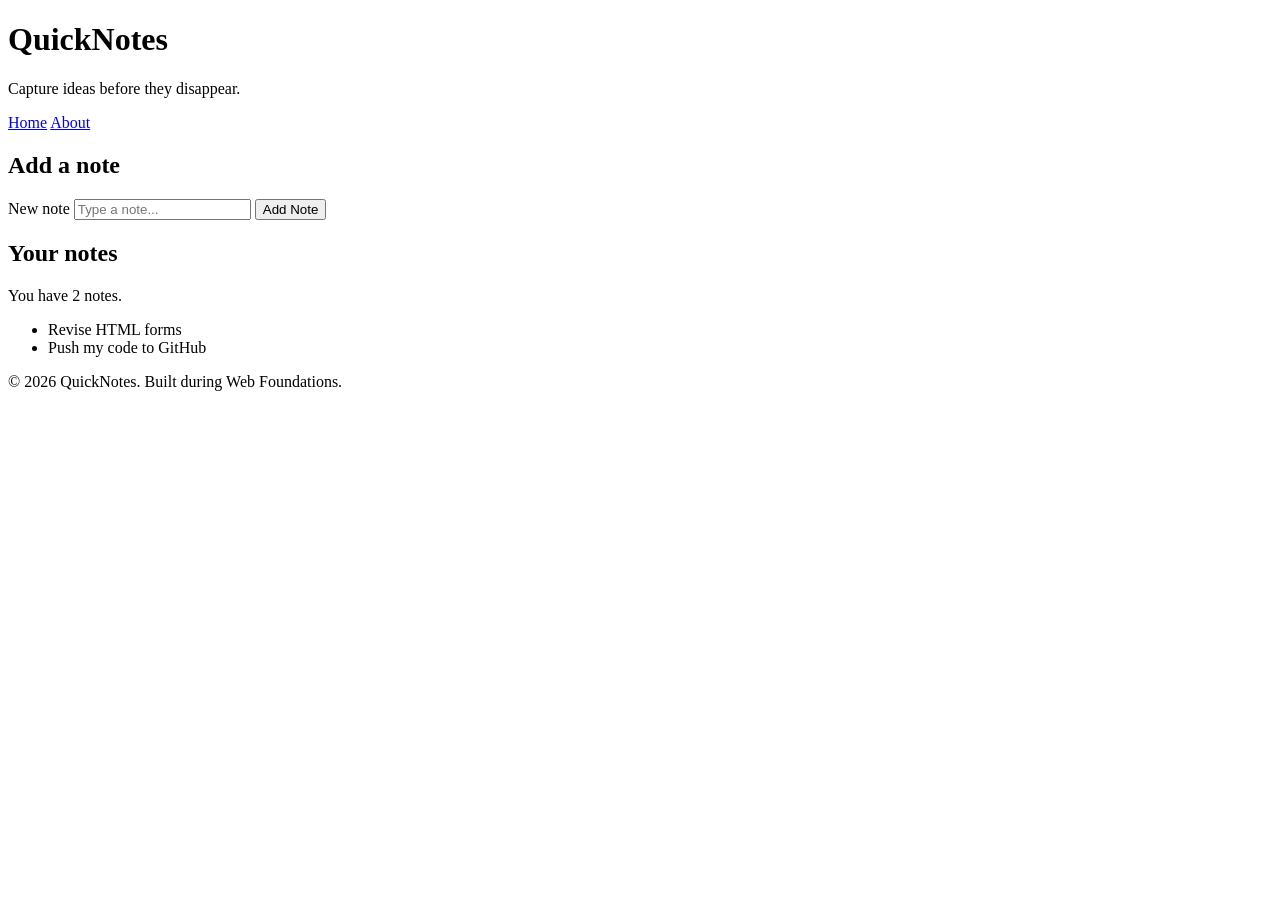
<file: index.html>
<!DOCTYPE html>
<html lang="en">
  <head>
    <meta charset="UTF-8" />
    <meta name="viewport" content="width=device-width, initial-scale=1.0" />
    <title>QuickNotes</title>
  </head>
  <body>
    <header>
      <h1>QuickNotes</h1>
      <p>Capture ideas before they disappear.</p>
      <nav>
        <a href="index.html">Home</a>
        <a href="about.html">About</a>
      </nav>
    </header>
 
    <main>
      <section>
        <h2>Add a note</h2>
        <form id="note-form">
          <label for="note-input">New note</label>
          <input type="text" id="note-input" placeholder="Type a note..." />
          <button type="submit">Add Note</button>
        </form>
      </section>
 
      <section>
        <h2>Your notes</h2>
        <p id="note-count">You have 2 notes.</p>
        <ul id="notes-list">
          <li>Revise HTML forms</li>
          <li>Push my code to GitHub</li>
        </ul>
      </section>
    </main>
 
    <footer>
      <p>&copy; 2026 QuickNotes. Built during Web Foundations.</p>
    </footer>
  </body>
</html>
</file>
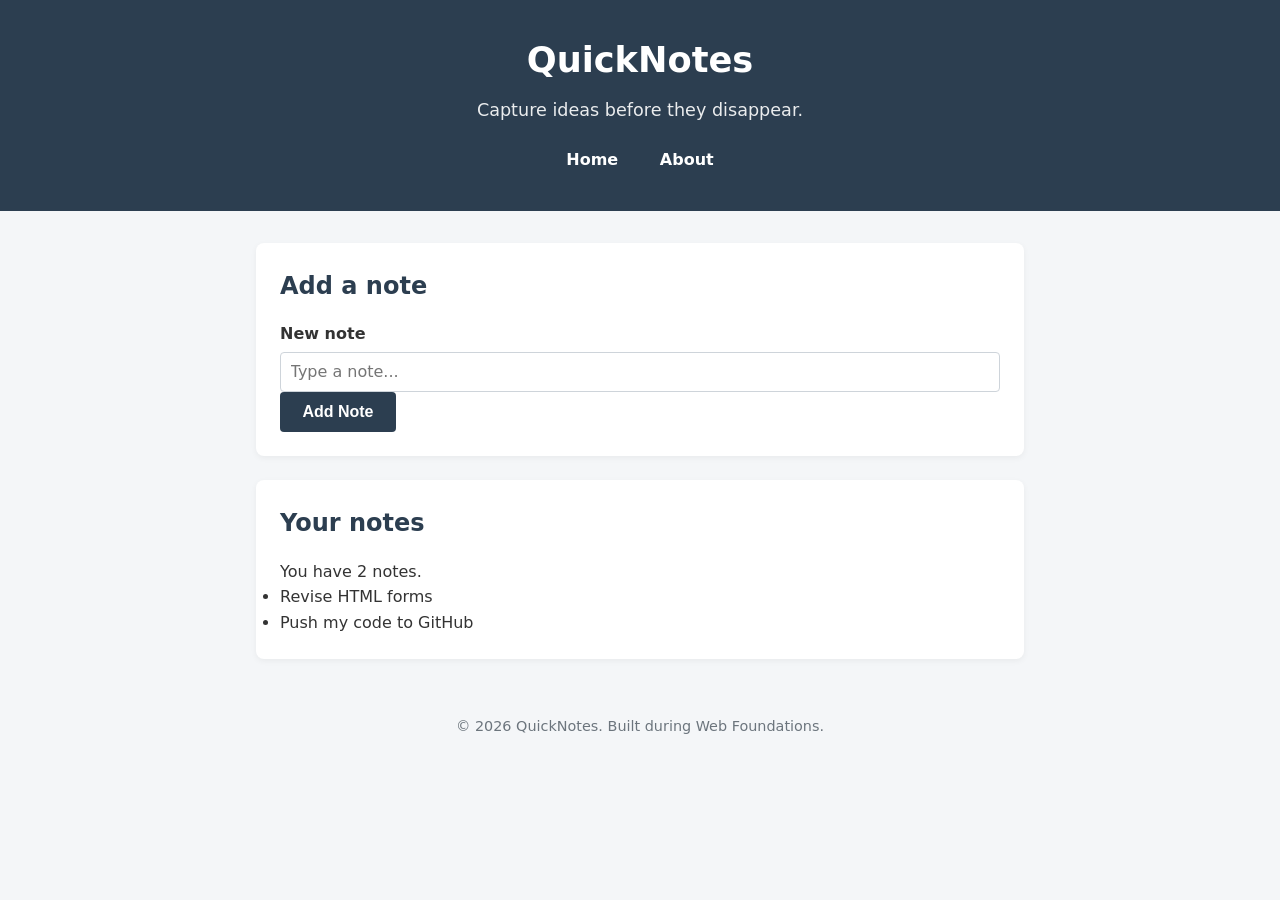
<file: day 2/index.html>
<!DOCTYPE html>
<html lang="en">
  <head>
    <meta charset="UTF-8" />
    <meta name="viewport" content="width=device-width, initial-scale=1.0" />
    <title>QuickNotes</title>
    <link rel="stylesheet" href="style.css" />
  </head>
  <body>
    <header>
      <h1>QuickNotes</h1>
      <p>Capture ideas before they disappear.</p>
      <nav>
        <a href="index.html">Home</a>
        <a href="about.html">About</a>
      </nav>
    </header>
 
    <main>
      <section>
        <h2>Add a note</h2>
        <form id="note-form">
          <label for="note-input">New note</label>
          <input type="text" id="note-input" placeholder="Type a note..." />
          <button type="submit">Add Note</button>
        </form>
      </section>
 
      <section>
        <h2>Your notes</h2>
        <p id="note-count">You have 2 notes.</p>
        <ul id="notes-list">
          <li>Revise HTML forms</li>
          <li>Push my code to GitHub</li>
        </ul>
      </section>
    </main>
 
    <footer>
      <p>&copy; 2026 QuickNotes. Built during Web Foundations.</p>
    </footer>
  </body>
</html>
</file>
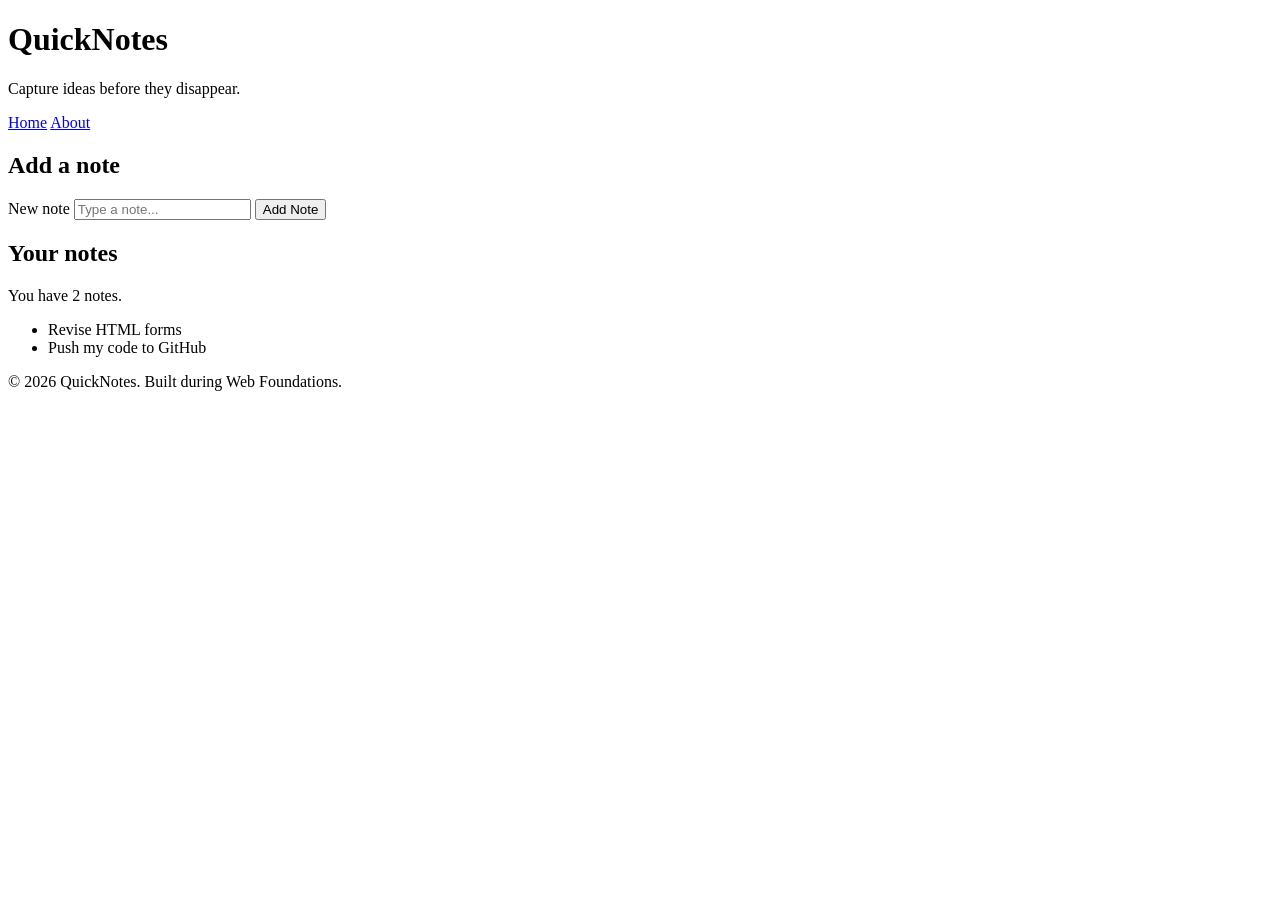
<file: Day-1/index.html>
<!DOCTYPE html>
<html lang="en">
  <head>
    <meta charset="UTF-8" />
    <meta name="viewport" content="width=device-width, initial-scale=1.0" />
    <title>QuickNotes</title>
  </head>
  <body>
    <header>
      <h1>QuickNotes</h1>
      <p>Capture ideas before they disappear.</p>
      <nav>
        <a href="index.html">Home</a>
        <a href="about.html">About</a>
      </nav>
    </header>

    <main>
      <section>
        <h2>Add a note</h2>
        <form id="note-form">
          <label for="note-input">New note</label>
          <input type="text" id="note-input" placeholder="Type a note..." />
          <button type="submit">Add Note</button>
        </form>
      </section>

      <section>
        <h2>Your notes</h2>
        <p id="note-count">You have 2 notes.</p>
        <ul id="notes-list">
          <li>Revise HTML forms</li>
          <li>Push my code to GitHub</li>
        </ul>
      </section>
    </main>

    <footer>
      <p>&copy; 2026 QuickNotes. Built during Web Foundations.</p>
    </footer>
  </body>
</html>
</file>
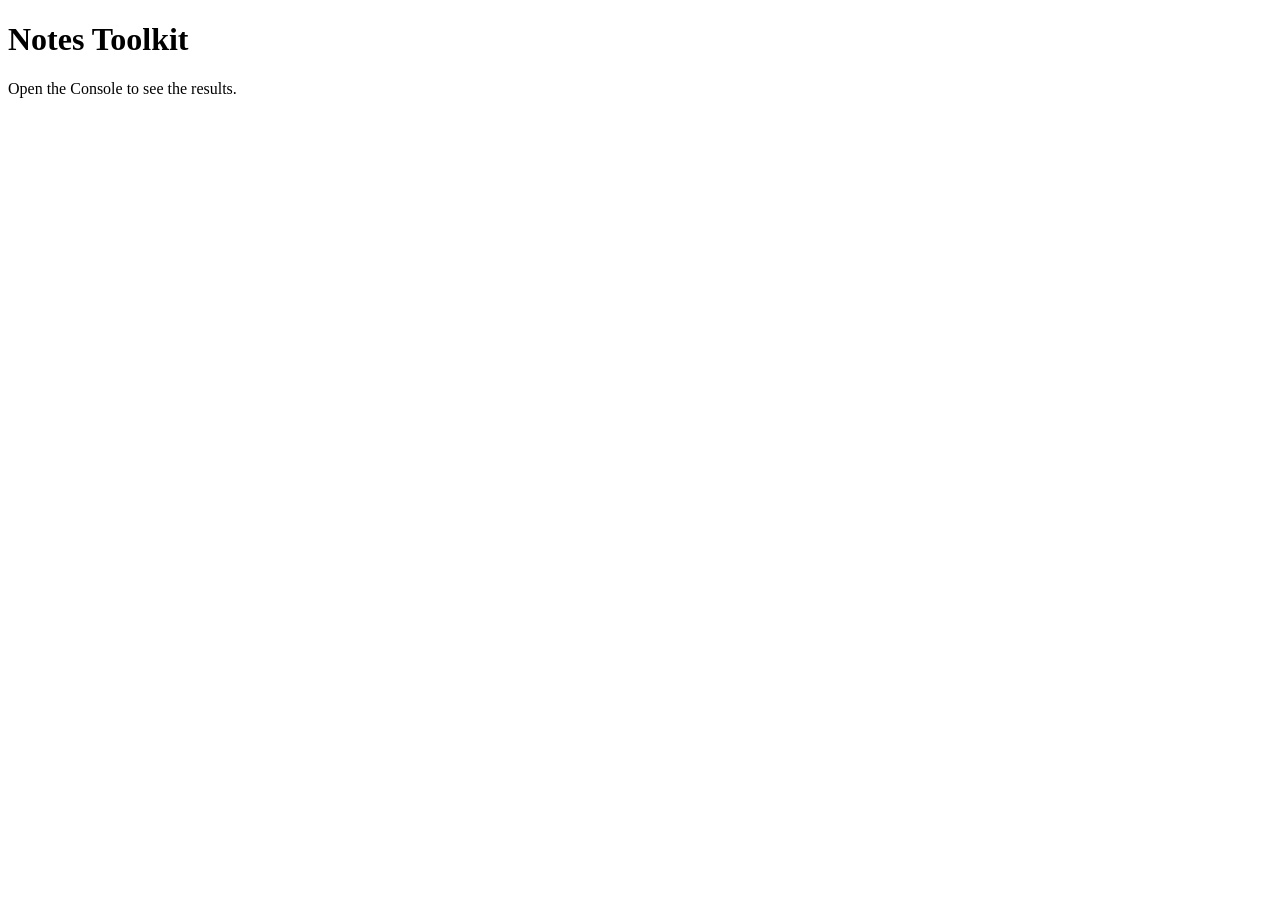
<file: Day-3/index.html>
<!DOCTYPE html>
<html lang="en">
  <head>
    <meta charset="UTF-8" />
    <meta name="viewport" content="width=device-width, initial-scale=1.0" />
    <title>Notes Toolkit</title>
    <script src="script.js" defer></script>
  </head>
  <body>
    <h1>Notes Toolkit</h1>
    <p>Open the Console to see the results.</p>
  </body>
</html>
</file>
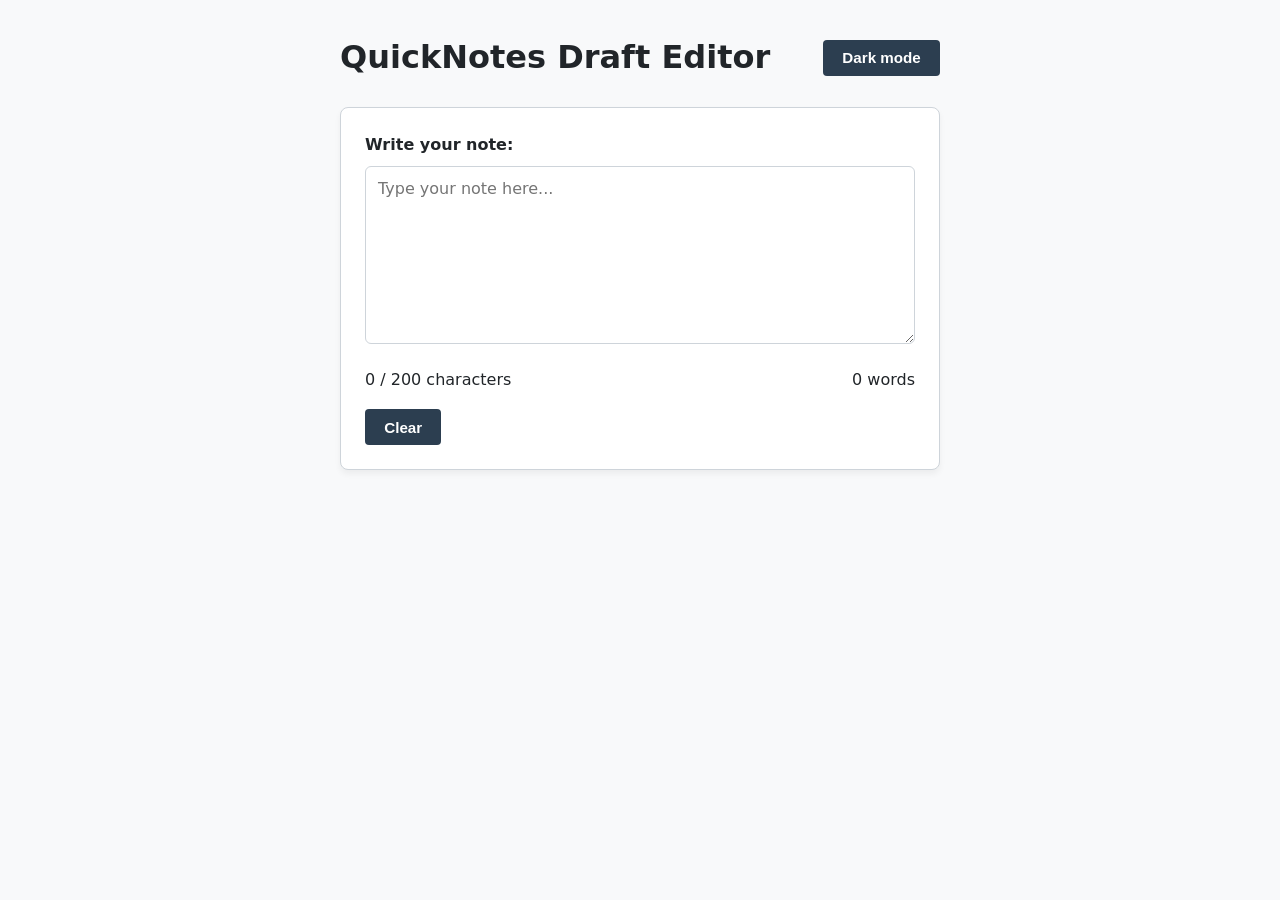
<file: Day-4/index.html>
<!DOCTYPE html>
<html lang="en">
  <head>
    <meta charset="UTF-8" />
    <meta name="viewport" content="width=device-width, initial-scale=1.0" />
    <title>QuickNotes Draft &amp; Theme</title>
    <link rel="stylesheet" href="style.css" />
    <script src="script.js" defer></script>
  </head>
  <body>
    <header>
      <h1>QuickNotes Draft Editor</h1>
      <button id="theme-toggle" type="button">Dark mode</button>
    </header>

    <main>
      <form onsubmit="return false;">
        <label for="note-text">Write your note:</label>
        <textarea
          id="note-text"
          placeholder="Type your note here..."
          rows="8"
        ></textarea>
      </form>

      <div class="counter-container">
        <p id="char-count">0 / 200 characters</p>
        <p id="word-count">0 words</p>
      </div>

      <button id="clear-btn" type="button">Clear</button>
    </main>
  </body>
</html>
</file>
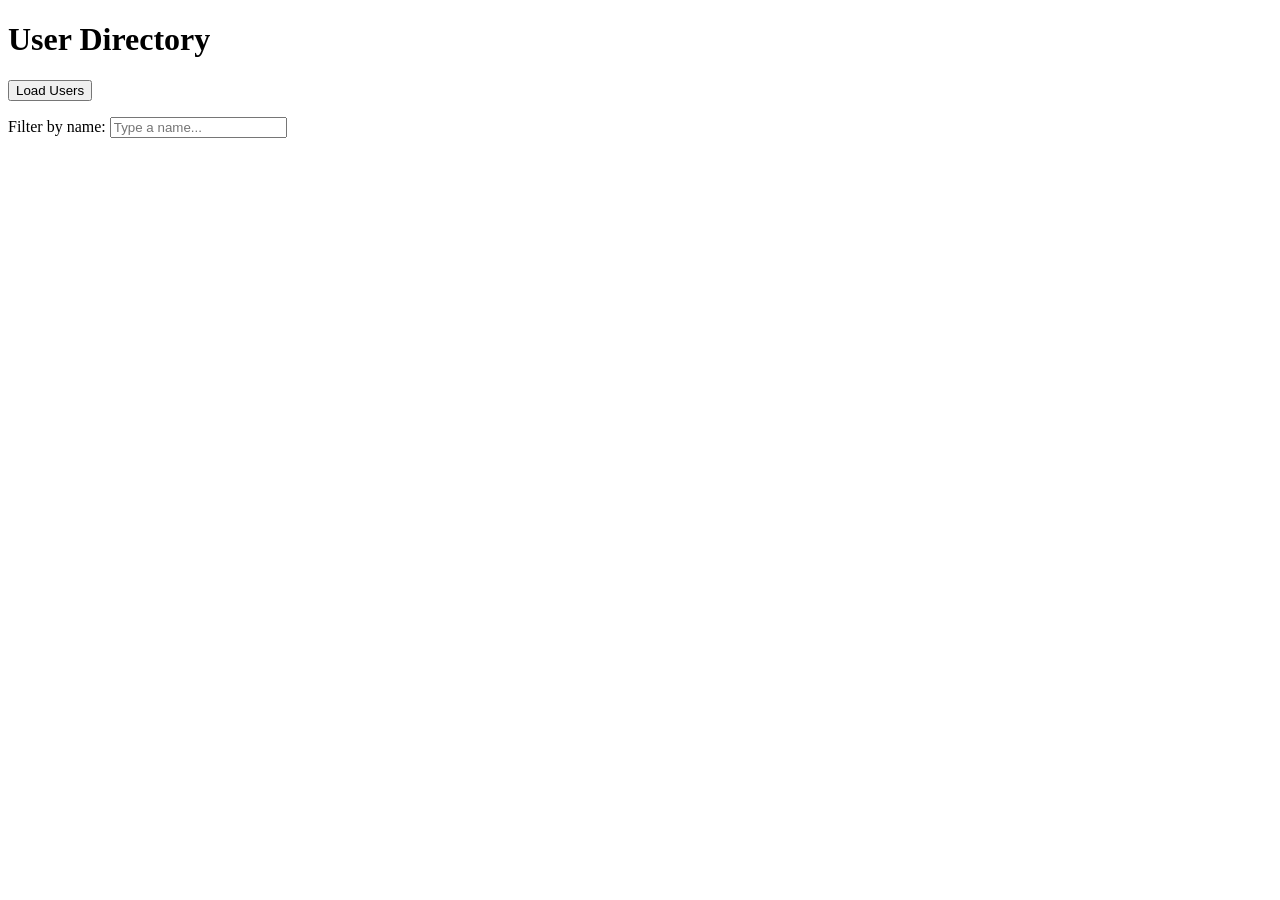
<file: day5/index.html>
<!DOCTYPE html>
<html lang="en">
  <head>
    <meta charset="UTF-8" />
    <meta name="viewport" content="width=device-width, initial-scale=1.0" />
    <title>Day 5 - User Directory &amp; Library API</title>
    <script src="users.js" defer></script>
  </head>
  <body>
    <main>
      <h1>User Directory</h1>

      <button id="load-users" type="button">Load Users</button>

      <p>
        <label for="filter-input">Filter by name:</label>
        <input type="text" id="filter-input" placeholder="Type a name..." />
      </p>

      <p id="status"></p>

      <ul id="users-list"></ul>
    </main>
  </body>
</html>
</file>
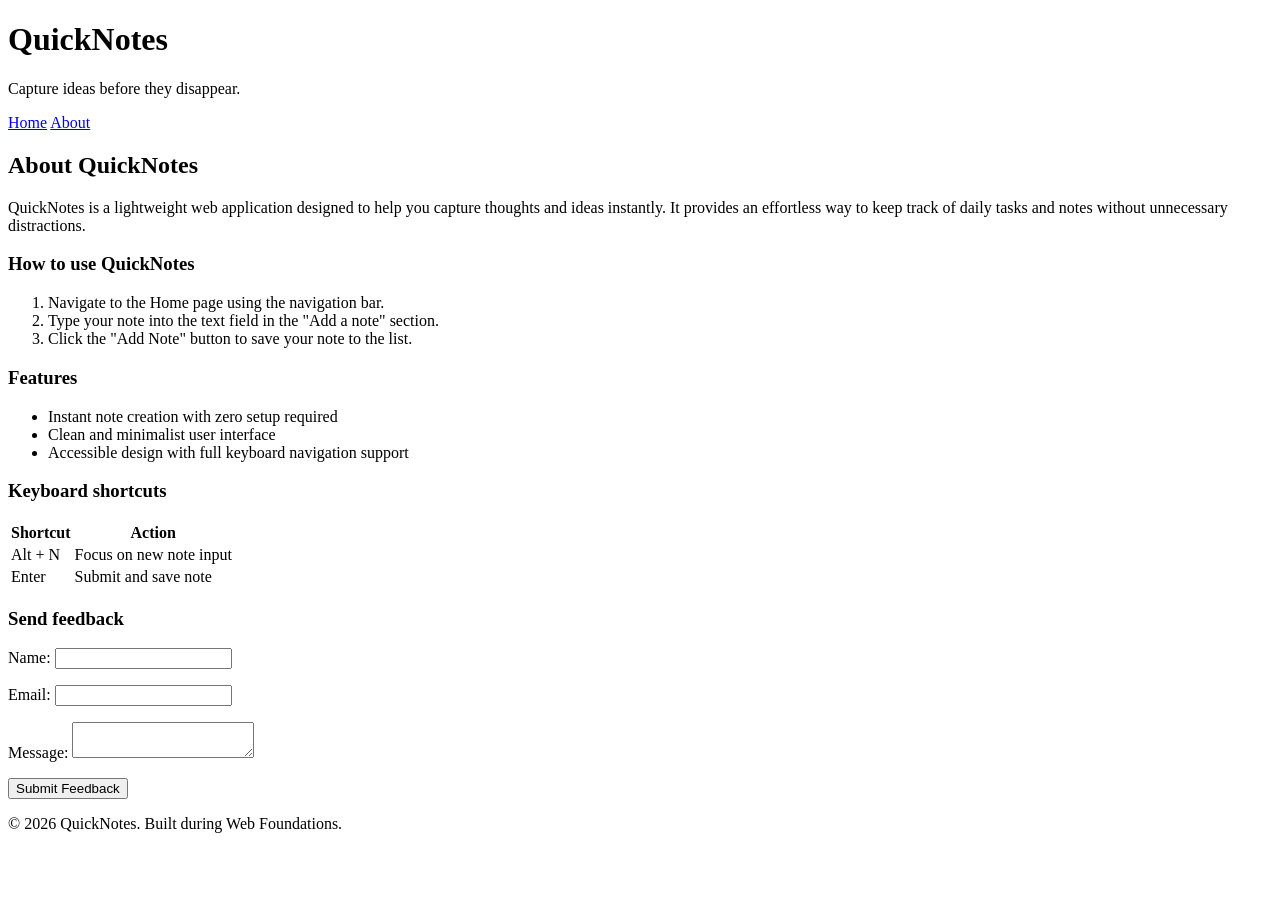
<file: about.html>
<!DOCTYPE html>
<html lang="en">
  <head>
    <meta charset="UTF-8" />
    <meta name="viewport" content="width=device-width, initial-scale=1.0" />
    <title>About - QuickNotes</title>
  </head>
  <body>
    <header>
      <h1>QuickNotes</h1>
      <p>Capture ideas before they disappear.</p>
      <nav>
        <a href="index.html">Home</a>
        <a href="about.html">About</a>
      </nav>
    </header>

    <main>
      <h2>About QuickNotes</h2>
      <p>QuickNotes is a lightweight web application designed to help you capture thoughts and ideas instantly. It provides an effortless way to keep track of daily tasks and notes without unnecessary distractions.</p>

      <section>
        <h3>How to use QuickNotes</h3>
        <ol>
          <li>Navigate to the Home page using the navigation bar.</li>
          <li>Type your note into the text field in the "Add a note" section.</li>
          <li>Click the "Add Note" button to save your note to the list.</li>
        </ol>
      </section>

      <section>
        <h3>Features</h3>
        <ul>
          <li>Instant note creation with zero setup required</li>
          <li>Clean and minimalist user interface</li>
          <li>Accessible design with full keyboard navigation support</li>
        </ul>
      </section>

      <section>
        <h3>Keyboard shortcuts</h3>
        <table>
          <thead>
            <tr>
              <th>Shortcut</th>
              <th>Action</th>
            </tr>
          </thead>
          <tbody>
            <tr>
              <td>Alt + N</td>
              <td>Focus on new note input</td>
            </tr>
            <tr>
              <td>Enter</td>
              <td>Submit and save note</td>
            </tr>
          </tbody>
        </table>
      </section>

      <section>
        <h3>Send feedback</h3>
        <form action="#" method="post">
          <p>
            <label for="user-name">Name:</label>
            <input type="text" id="user-name" name="name" required />
          </p>
          <p>
            <label for="user-email">Email:</label>
            <input type="email" id="user-email" name="email" required />
          </p>
          <p>
            <label for="user-message">Message:</label>
            <textarea id="user-message" name="message" required></textarea>
          </p>
          <button type="submit">Submit Feedback</button>
        </form>
      </section>
    </main>

    <footer>
      <p>&copy; 2026 QuickNotes. Built during Web Foundations.</p>
    </footer>
  </body>
</html>
</file>
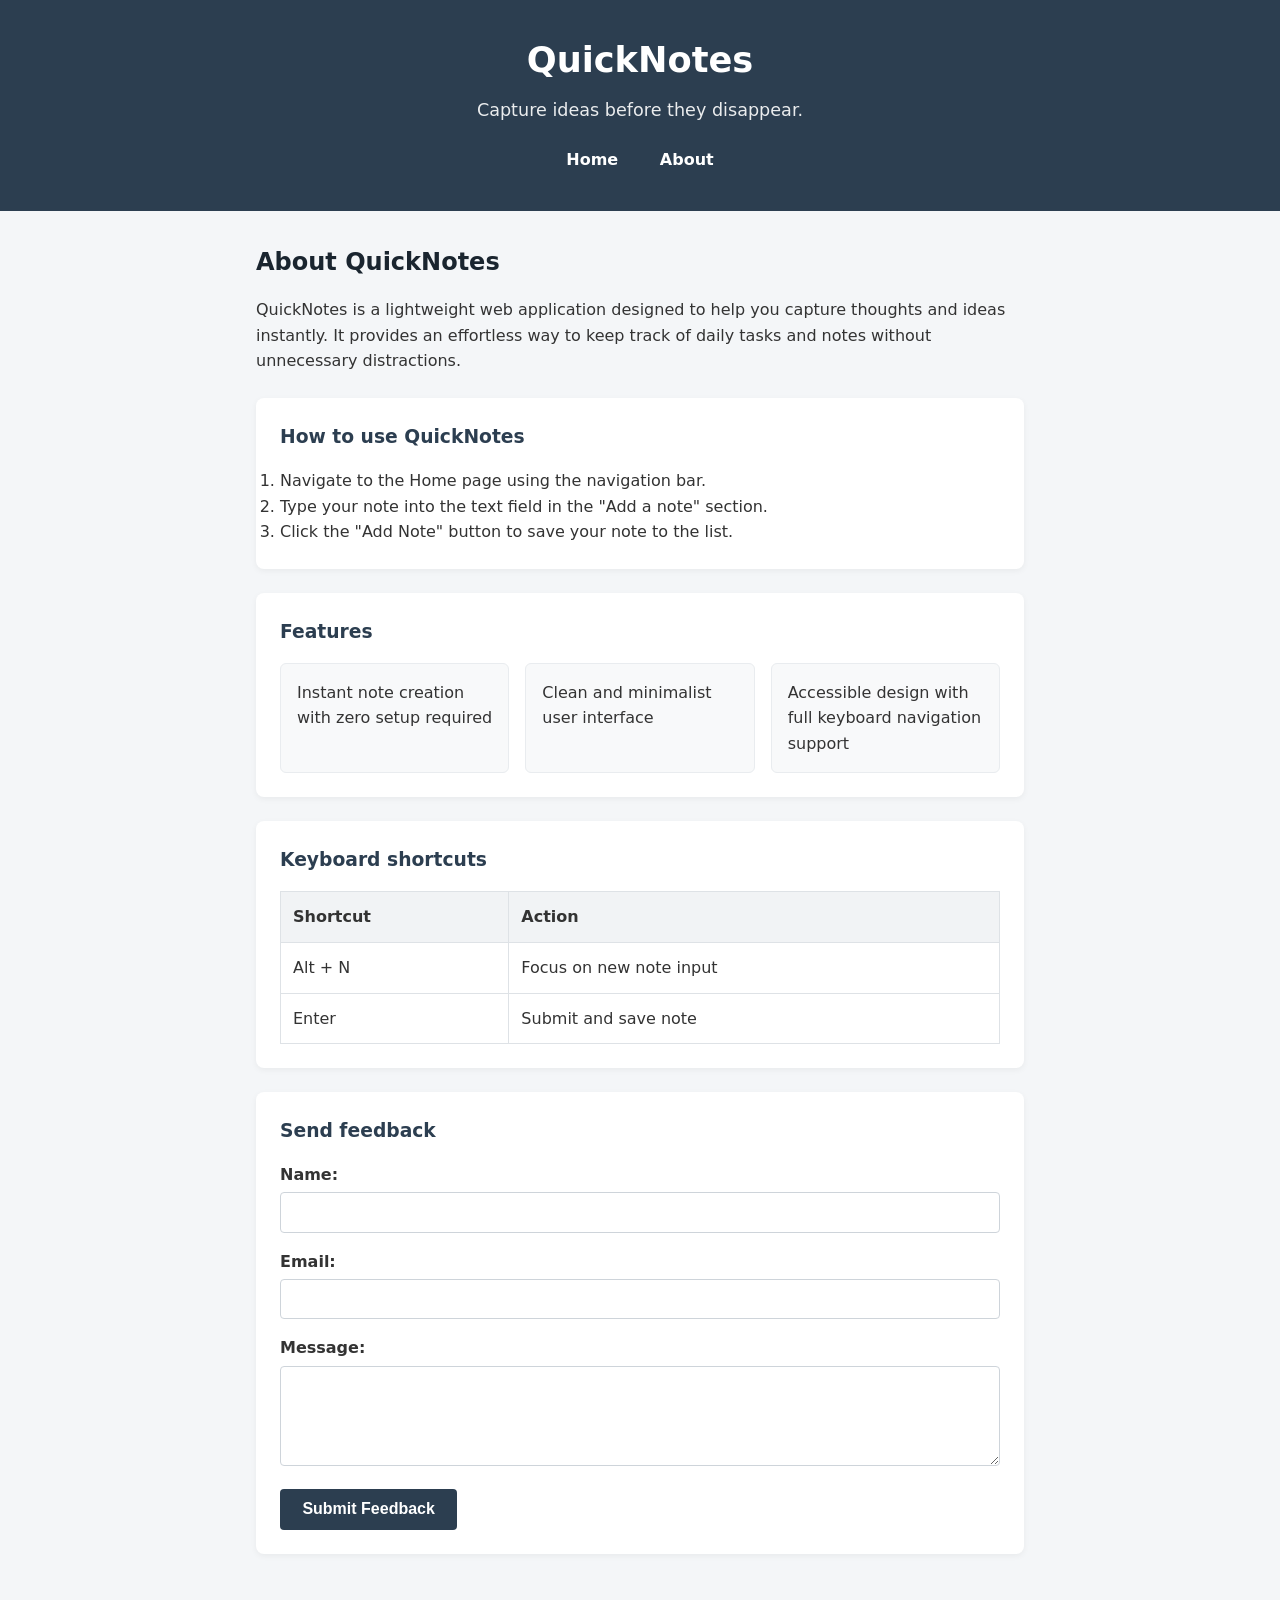
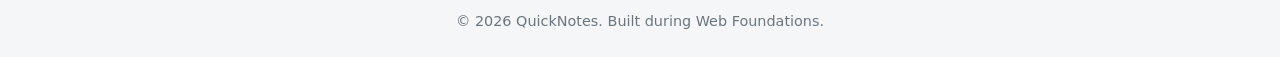
<file: day 2/about.html>
<!DOCTYPE html>
<html lang="en">
  <head>
    <meta charset="UTF-8" />
    <meta name="viewport" content="width=device-width, initial-scale=1.0" />
    <title>About - QuickNotes</title>
    <link rel="stylesheet" href="style.css" />
  </head>
  <body>
    <header>
      <h1>QuickNotes</h1>
      <p>Capture ideas before they disappear.</p>
      <nav>
        <a href="index.html">Home</a>
        <a href="about.html">About</a>
      </nav>
    </header>

    <main>
      <h2>About QuickNotes</h2>
      <p>QuickNotes is a lightweight web application designed to help you capture thoughts and ideas instantly. It provides an effortless way to keep track of daily tasks and notes without unnecessary distractions.</p>

      <section>
        <h3>How to use QuickNotes</h3>
        <ol>
          <li>Navigate to the Home page using the navigation bar.</li>
          <li>Type your note into the text field in the "Add a note" section.</li>
          <li>Click the "Add Note" button to save your note to the list.</li>
        </ol>
      </section>

      <section>
        <h3>Features</h3>
        <ul class="features">
          <li>Instant note creation with zero setup required</li>
          <li>Clean and minimalist user interface</li>
          <li>Accessible design with full keyboard navigation support</li>
        </ul>
      </section>

      <section>
        <h3>Keyboard shortcuts</h3>
        <table>
          <thead>
            <tr>
              <th>Shortcut</th>
              <th>Action</th>
            </tr>
          </thead>
          <tbody>
            <tr>
              <td>Alt + N</td>
              <td>Focus on new note input</td>
            </tr>
            <tr>
              <td>Enter</td>
              <td>Submit and save note</td>
            </tr>
          </tbody>
        </table>
      </section>

      <section>
        <h3>Send feedback</h3>
        <form action="#" method="post">
          <p>
            <label for="user-name">Name:</label>
            <input type="text" id="user-name" name="name" required />
          </p>
          <p>
            <label for="user-email">Email:</label>
            <input type="email" id="user-email" name="email" required />
          </p>
          <p>
            <label for="user-message">Message:</label>
            <textarea id="user-message" name="message" required></textarea>
          </p>
          <button type="submit">Submit Feedback</button>
        </form>
      </section>
    </main>

    <footer>
      <p>&copy; 2026 QuickNotes. Built during Web Foundations.</p>
    </footer>
  </body>
</html>
</file>
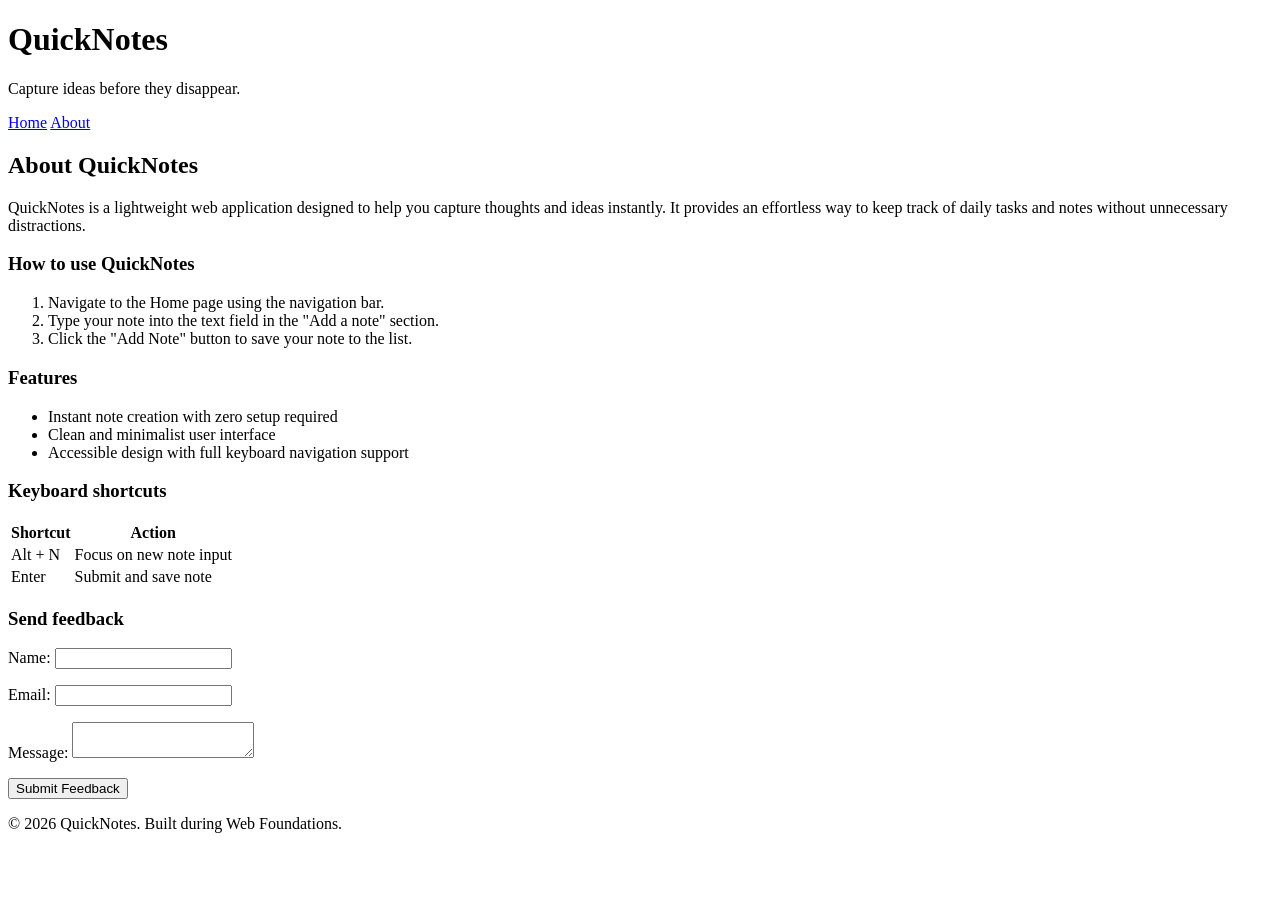
<file: Day-1/about.html>
<!DOCTYPE html>
<html lang="en">
  <head>
    <meta charset="UTF-8" />
    <meta name="viewport" content="width=device-width, initial-scale=1.0" />
    <title>About - QuickNotes</title>
  </head>
  <body>
    <header>
      <h1>QuickNotes</h1>
      <p>Capture ideas before they disappear.</p>
      <nav>
        <a href="index.html">Home</a>
        <a href="about.html">About</a>
      </nav>
    </header>

    <main>
      <h2>About QuickNotes</h2>
      <p>QuickNotes is a lightweight web application designed to help you capture thoughts and ideas instantly. It provides an effortless way to keep track of daily tasks and notes without unnecessary distractions.</p>

      <section>
        <h3>How to use QuickNotes</h3>
        <ol>
          <li>Navigate to the Home page using the navigation bar.</li>
          <li>Type your note into the text field in the "Add a note" section.</li>
          <li>Click the "Add Note" button to save your note to the list.</li>
        </ol>
      </section>

      <section>
        <h3>Features</h3>
        <ul>
          <li>Instant note creation with zero setup required</li>
          <li>Clean and minimalist user interface</li>
          <li>Accessible design with full keyboard navigation support</li>
        </ul>
      </section>

      <section>
        <h3>Keyboard shortcuts</h3>
        <table>
          <thead>
            <tr>
              <th>Shortcut</th>
              <th>Action</th>
            </tr>
          </thead>
          <tbody>
            <tr>
              <td>Alt + N</td>
              <td>Focus on new note input</td>
            </tr>
            <tr>
              <td>Enter</td>
              <td>Submit and save note</td>
            </tr>
          </tbody>
        </table>
      </section>

      <section>
        <h3>Send feedback</h3>
        <form action="#" method="post">
          <p>
            <label for="user-name">Name:</label>
            <input type="text" id="user-name" name="name" required />
          </p>
          <p>
            <label for="user-email">Email:</label>
            <input type="email" id="user-email" name="email" required />
          </p>
          <p>
            <label for="user-message">Message:</label>
            <textarea id="user-message" name="message" required></textarea>
          </p>
          <button type="submit">Submit Feedback</button>
        </form>
      </section>
    </main>

    <footer>
      <p>&copy; 2026 QuickNotes. Built during Web Foundations.</p>
    </footer>
  </body>
</html>
</file>
<file: day 2/style.css>
/* 1. Global Reset & Body Styles */
*,
*::before,
*::after {
  box-sizing: border-box;
  margin: 0;
  padding: 0;
}

body {
  font-family: system-ui, -apple-system, BlinkMacSystemFont, 'Segoe UI', Roboto, sans-serif;
  line-height: 1.6;
  background-color: #f4f6f8;
  color: #333;
}

/* 2. Header & Navigation (Flexbox) */
header {
  background-color: #2c3e50;
  color: #ffffff;
  text-align: center;
  padding: 2rem 1rem;
}

header h1 {
  font-size: 2.2rem;
  margin-bottom: 0.5rem;
}

header p {
  font-size: 1.1rem;
  margin-bottom: 1rem;
  opacity: 0.9;
}

nav {
  display: flex;
  justify-content: center;
  align-items: center;
  gap: 16px;
}

nav a {
  color: #ffffff;
  text-decoration: none;
  font-weight: 600;
  padding: 0.4rem 0.8rem;
  border-radius: 4px;
  transition: background-color 0.3s ease, color 0.3s ease;
}

nav a:hover,
nav a:focus {
  background-color: #34495e;
  color: #38ef7d;
}

/* 3. Main Container & Section Cards */
main {
  max-width: 800px;
  margin: 2rem auto;
  padding: 0 1rem;
}

main > h2 {
  margin-bottom: 1rem;
  color: #1a252f;
}

main > p {
  margin-bottom: 1.5rem;
}

section {
  background-color: #ffffff;
  padding: 1.5rem;
  margin-bottom: 1.5rem;
  border-radius: 8px;
  box-shadow: 0 2px 6px rgba(0, 0, 0, 0.05);
}

section h2,
section h3 {
  margin-bottom: 1rem;
  color: #2c3e50;
}

/* 4. Features List (CSS Grid Cards) */
ul.features {
  display: grid;
  grid-template-columns: repeat(auto-fit, minmax(180px, 1fr));
  gap: 1rem;
  list-style: none;
}

ul.features li {
  background-color: #f8f9fa;
  border: 1px solid #e9ecef;
  border-radius: 6px;
  padding: 1rem;
  font-weight: 500;
}

/* 5. Shortcuts Table Styles */
table {
  width: 100%;
  border-collapse: collapse;
  margin-top: 0.5rem;
}

th,
td {
  border: 1px solid #dee2e6;
  padding: 0.75rem;
  text-align: left;
}

th {
  background-color: #f1f3f5;
  font-weight: 600;
}

/* 6. Form Styles */
form p {
  margin-bottom: 1rem;
}

form label {
  display: block;
  margin-bottom: 0.3rem;
  font-weight: 600;
}

form input[type="text"],
form input[type="email"],
form textarea {
  width: 100%;
  padding: 0.6rem;
  border: 1px solid #ced4da;
  border-radius: 4px;
  font-family: inherit;
  font-size: 1rem;
}

form textarea {
  resize: vertical;
  min-height: 100px;
}

/* 7. Buttons with Transitions */
button[type="submit"] {
  background-color: #2c3e50;
  color: #ffffff;
  border: none;
  padding: 0.7rem 1.4rem;
  font-size: 1rem;
  font-weight: 600;
  border-radius: 4px;
  cursor: pointer;
  transition: background-color 0.3s ease, transform 0.1s ease;
}

button[type="submit"]:hover {
  background-color: #1a252f;
}

button[type="submit"]:active {
  transform: scale(0.98);
}

/* 8. Footer */
footer {
  text-align: center;
  padding: 1.5rem;
  color: #6c757d;
  font-size: 0.9rem;
}

/* 9. Media Query for Small Screens */
@media (max-width: 600px) {
  header {
    padding: 1.25rem 0.75rem;
  }

  header h1 {
    font-size: 1.6rem;
  }

  header p {
    font-size: 0.95rem;
  }
}
</file>
<file: Day-4/style.css>
/* 1. CSS Variables & Themes */
:root {
  --bg-color: #f8f9fa;
  --card-bg: #ffffff;
  --text-color: #212529;
  --border-color: #ced4da;
  --btn-bg: #2c3e50;
  --btn-text: #ffffff;
}

body.dark {
  --bg-color: #121212;
  --card-bg: #1e1e1e;
  --text-color: #f8f9fa;
  --border-color: #444444;
  --btn-bg: #374151;
  --btn-text: #ffffff;
}

/* 2. Global Base Styles */
*,
*::before,
*::after {
  box-sizing: border-box;
  margin: 0;
  padding: 0;
}

body {
  font-family: system-ui, -apple-system, BlinkMacSystemFont, "Segoe UI", Roboto, sans-serif;
  background-color: var(--bg-color);
  color: var(--text-color);
  line-height: 1.6;
  padding: 2rem 1rem;
  transition: background-color 0.3s ease, color 0.3s ease;
}

header {
  max-width: 600px;
  margin: 0 auto 1.5rem;
  display: flex;
  justify-content: space-between;
  align-items: center;
}

main {
  max-width: 600px;
  margin: 0 auto;
  background-color: var(--card-bg);
  padding: 1.5rem;
  border-radius: 8px;
  border: 1px solid var(--border-color);
  box-shadow: 0 4px 6px rgba(0, 0, 0, 0.05);
}

label {
  display: block;
  font-weight: 600;
  margin-bottom: 0.5rem;
}

textarea {
  width: 100%;
  padding: 0.75rem;
  border: 1px solid var(--border-color);
  border-radius: 6px;
  background-color: var(--card-bg);
  color: var(--text-color);
  font-family: inherit;
  font-size: 1rem;
  resize: vertical;
  margin-bottom: 1rem;
}

textarea:focus {
  outline: 2px solid #3b82f6;
}

.counter-container {
  display: flex;
  justify-content: space-between;
  margin-bottom: 1rem;
  font-weight: 500;
}

/* 3. Character Counter Warning State Classes */
.warning {
  color: orange;
}

.over {
  color: red;
  font-weight: bold;
}

/* 4. Buttons */
button {
  background-color: var(--btn-bg);
  color: var(--btn-text);
  border: none;
  padding: 0.6rem 1.2rem;
  border-radius: 4px;
  font-size: 0.95rem;
  font-weight: 600;
  cursor: pointer;
  transition: opacity 0.2s ease;
}

button:hover {
  opacity: 0.9;
}
</file>
